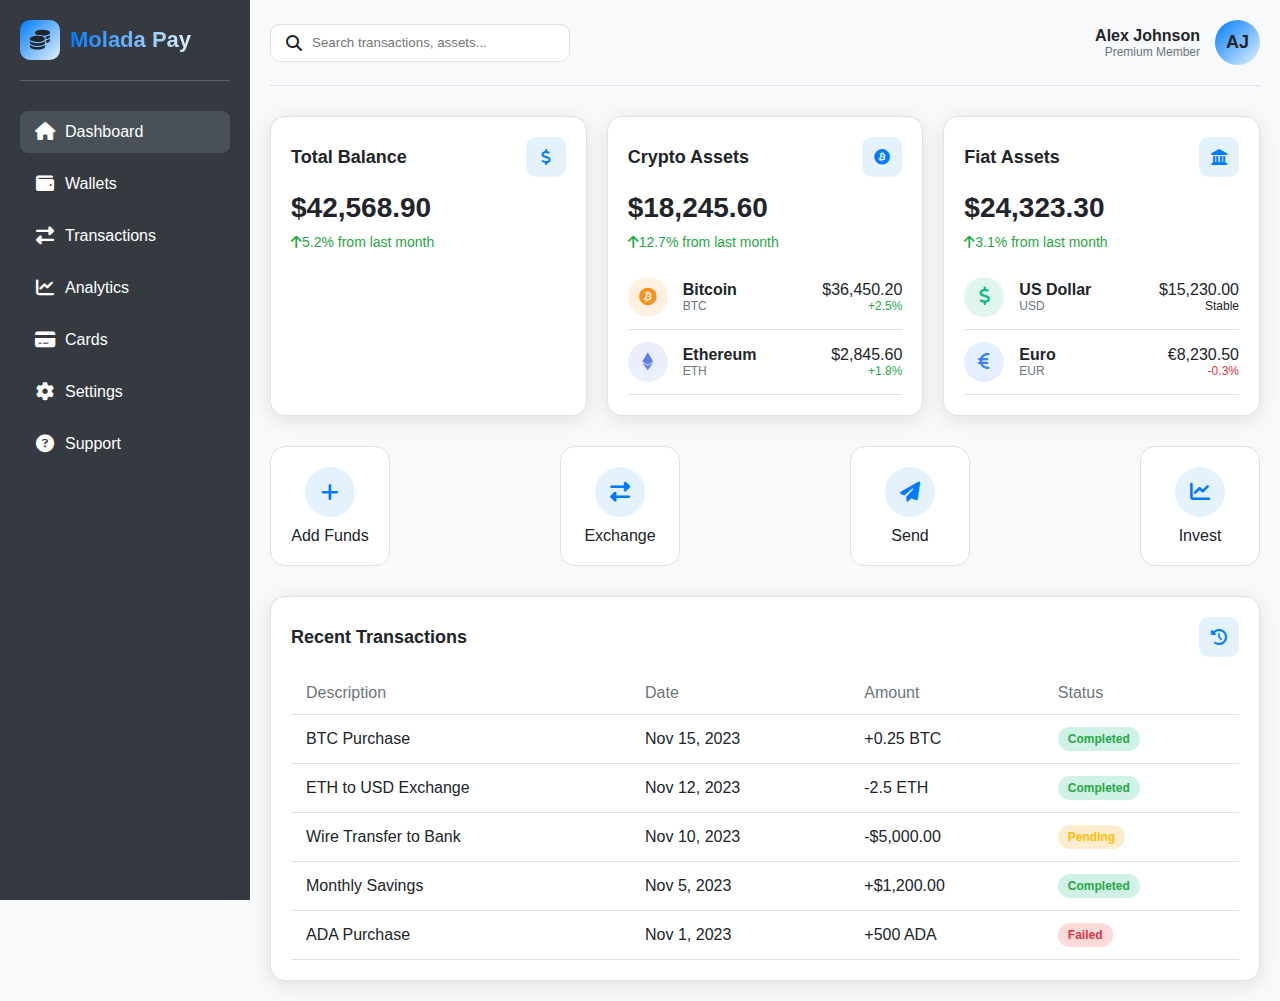
<file: dashboard.html>
<!DOCTYPE html>
<html lang="en">
<head>
    <meta charset="UTF-8">
    <meta name="viewport" content="width=device-width, initial-scale=1.0">
    <title>Molada Pay - Dashboard</title>
    <link rel="stylesheet" href="https://cdnjs.cloudflare.com/ajax/libs/font-awesome/6.4.0/css/all.min.css">
    <style>
        :root {
            --primary-bg: #f8f9fa;
            --secondary-bg: #ffffff;
            --sidebar-bg: #343a40;
            --sidebar-hover: #495057;
            --accent-blue: #007bff;
            --accent-light: #e3f2fd;
            --text-dark: #212529;
            --text-muted: #6c757d;
            --text-light: #ffffff;
            --success: #28a745;
            --danger: #dc3545;
            --warning: #ffc107;
            --border: #dee2e6;
        }
        
        * {
            margin: 0;
            padding: 0;
            box-sizing: border-box;
            font-family: 'Segoe UI', Tahoma, Geneva, Verdana, sans-serif;
        }
        
        body {
            background-color: var(--primary-bg);
            color: var(--text-dark);
            min-height: 100vh;
            display: flex;
        }
        
        /* Sidebar Styles */
        .sidebar {
            width: 250px;
            background-color: var(--sidebar-bg);
            padding: 20px;
            height: 100vh;
            position: fixed;
            overflow-y: auto;
            transition: all 0.3s;
            z-index: 1000;
        }

        .logo {
            display: flex;
            align-items: center;
            margin-bottom: 30px;
            padding-bottom: 20px;
            border-bottom: 1px solid rgba(255, 255, 255, 0.2);
        }

        .logo-icon {
            background: linear-gradient(135deg, var(--accent-blue), var(--accent-light));
            width: 40px;
            height: 40px;
            border-radius: 10px;
            display: flex;
            align-items: center;
            justify-content: center;
            margin-right: 10px;
            font-size: 20px;
        }

        .logo-text {
            font-size: 22px;
            font-weight: 700;
            background: linear-gradient(to right, var(--accent-blue), var(--accent-light));
            -webkit-background-clip: text;
            -webkit-text-fill-color: transparent;
        }

        .nav-links {
            list-style: none;
        }

        .nav-links li {
            margin-bottom: 10px;
        }

        .nav-links a {
            display: flex;
            align-items: center;
            padding: 12px 15px;
            color: var(--text-light);
            text-decoration: none;
            border-radius: 8px;
            transition: all 0.3s;
        }

        .nav-links a:hover, .nav-links a.active {
            background-color: var(--sidebar-hover);
            color: var(--text-light);
        }
        
        .nav-links i {
            margin-right: 10px;
            font-size: 18px;
            width: 20px;
            text-align: center;
        }
        
        /* Main Content Styles */
        .main-content {
            flex: 1;
            margin-left: 250px;
            padding: 20px;
        }

        .header {
            display: flex;
            justify-content: space-between;
            align-items: center;
            margin-bottom: 30px;
            padding-bottom: 20px;
            border-bottom: 1px solid var(--border);
        }

        .search-bar {
            display: flex;
            align-items: center;
            background-color: var(--secondary-bg);
            border-radius: 10px;
            padding: 10px 15px;
            width: 300px;
            border: 1px solid var(--border);
        }

        .search-bar input {
            background: transparent;
            border: none;
            color: var(--text-dark);
            margin-left: 10px;
            width: 100%;
            outline: none;
        }

        .user-profile {
            display: flex;
            align-items: center;
        }

        .user-info {
            text-align: right;
            margin-right: 15px;
        }

        .user-name {
            font-weight: 600;
        }

        .user-role {
            font-size: 12px;
            color: var(--text-muted);
        }

        .avatar {
            width: 45px;
            height: 45px;
            border-radius: 50%;
            background: linear-gradient(135deg, var(--accent-blue), var(--accent-light));
            display: flex;
            align-items: center;
            justify-content: center;
            font-weight: bold;
            font-size: 18px;
        }
        
        /* Dashboard Grid */
        .dashboard-grid {
            display: grid;
            grid-template-columns: repeat(auto-fit, minmax(300px, 1fr));
            gap: 20px;
            margin-bottom: 30px;
        }

        .card {
            background-color: var(--secondary-bg);
            border-radius: 15px;
            padding: 20px;
            box-shadow: 0 4px 20px rgba(0, 0, 0, 0.1);
            transition: transform 0.3s;
            border: 1px solid var(--border);
        }

        .card:hover {
            transform: translateY(-5px);
        }

        .card-header {
            display: flex;
            justify-content: space-between;
            align-items: center;
            margin-bottom: 15px;
        }

        .card-title {
            font-size: 18px;
            font-weight: 600;
        }

        .card-icon {
            width: 40px;
            height: 40px;
            border-radius: 10px;
            background: var(--accent-light);
            display: flex;
            align-items: center;
            justify-content: center;
            color: var(--accent-blue);
        }
        
        .balance-amount {
            font-size: 28px;
            font-weight: 700;
            margin: 10px 0;
        }
        
        .balance-change {
            display: flex;
            align-items: center;
            font-size: 14px;
        }
        
        .positive {
            color: var(--success);
        }
        
        .negative {
            color: var(--danger);
        }
        
        /* Asset List */
        .asset-list {
            margin-top: 15px;
        }

        .asset-item {
            display: flex;
            align-items: center;
            justify-content: space-between;
            padding: 12px 0;
            border-bottom: 1px solid var(--border);
        }

        .asset-info {
            display: flex;
            align-items: center;
        }

        .asset-icon {
            width: 40px;
            height: 40px;
            border-radius: 50%;
            display: flex;
            align-items: center;
            justify-content: center;
            margin-right: 15px;
            font-size: 18px;
        }

        .asset-name {
            font-weight: 600;
        }

        .asset-symbol {
            color: var(--text-muted);
            font-size: 12px;
        }

        .asset-price {
            text-align: right;
        }

        .asset-change {
            font-size: 12px;
        }

        /* Transaction History */
        .transaction-table {
            width: 100%;
            border-collapse: collapse;
            margin-top: 15px;
        }

        .transaction-table th {
            text-align: left;
            padding: 12px 15px;
            color: var(--text-muted);
            font-weight: 500;
            border-bottom: 1px solid var(--border);
        }

        .transaction-table td {
            padding: 12px 15px;
            border-bottom: 1px solid var(--border);
        }
        
        .transaction-status {
            display: inline-block;
            padding: 5px 10px;
            border-radius: 20px;
            font-size: 12px;
            font-weight: 600;
        }
        
        .status-completed {
            background-color: rgba(16, 185, 129, 0.2);
            color: var(--success);
        }
        
        .status-pending {
            background-color: rgba(245, 158, 11, 0.2);
            color: var(--warning);
        }
        
        .status-failed {
            background-color: rgba(239, 68, 68, 0.2);
            color: var(--danger);
        }
        
        /* Quick Actions */
        .quick-actions {
            display: flex;
            justify-content: space-between;
            margin-bottom: 30px;
        }

        .action-btn {
            display: flex;
            flex-direction: column;
            align-items: center;
            background-color: var(--secondary-bg);
            border-radius: 15px;
            padding: 20px;
            width: 120px;
            text-align: center;
            cursor: pointer;
            transition: all 0.3s;
            border: 1px solid var(--border);
        }

        .action-btn:hover {
            background-color: var(--accent-light);
            transform: translateY(-5px);
        }

        .action-icon {
            width: 50px;
            height: 50px;
            border-radius: 50%;
            background: var(--accent-light);
            display: flex;
            align-items: center;
            justify-content: center;
            margin-bottom: 10px;
            font-size: 20px;
            color: var(--accent-blue);
        }

        .action-btn:hover .action-icon {
            background: var(--text-light);
            color: var(--accent-blue);
        }
        
        /* Responsive Design */
        @media (max-width: 992px) {
            .sidebar {
                width: 80px;
                padding: 20px 10px;
            }
            
            .logo-text, .nav-links span {
                display: none;
            }
            
            .nav-links a {
                justify-content: center;
                padding: 15px;
            }
            
            .nav-links i {
                margin-right: 0;
                font-size: 20px;
            }
            
            .main-content {
                margin-left: 80px;
            }
            
            .search-bar {
                width: 200px;
            }
        }
        
        @media (max-width: 768px) {
            .dashboard-grid {
                grid-template-columns: 1fr;
            }
            
            .quick-actions {
                flex-wrap: wrap;
                gap: 15px;
            }
            
            .action-btn {
                width: calc(50% - 10px);
            }
            
            .search-bar {
                width: 150px;
            }
        }
        
        @media (max-width: 576px) {
            .sidebar {
                width: 0;
                padding: 0;
                overflow: hidden;
            }
            
            .main-content {
                margin-left: 0;
            }
            
            .header {
                flex-direction: column;
                align-items: flex-start;
            }
            
            .search-bar {
                width: 100%;
                margin-top: 15px;
            }
            
            .user-profile {
                width: 100%;
                justify-content: space-between;
                margin-top: 15px;
            }
            
            .action-btn {
                width: 100%;
            }
        }
    </style>
</head>
<body>
    <!-- Sidebar -->
    <div class="sidebar">
        <div class="logo">
            <div class="logo-icon">
                <i class="fas fa-coins"></i>
            </div>
            <div class="logo-text">Molada Pay</div>
        </div>
        
        <ul class="nav-links">
            <li><a href="dashboard.html" class="active"><i class="fas fa-home"></i> <span>Dashboard</span></a></li>
            <li><a href="wallets.html"><i class="fas fa-wallet"></i> <span>Wallets</span></a></li>
            <li><a href="transactions.html"><i class="fas fa-exchange-alt"></i> <span>Transactions</span></a></li>
            <li><a href="analytics.html"><i class="fas fa-chart-line"></i> <span>Analytics</span></a></li>
            <li><a href="cards.html"><i class="fas fa-credit-card"></i> <span>Cards</span></a></li>
            <li><a href="settings.html"><i class="fas fa-cog"></i> <span>Settings</span></a></li>
            <li><a href="support.html"><i class="fas fa-question-circle"></i> <span>Support</span></a></li>
        </ul>
    </div>
    
    <!-- Main Content -->
    <div class="main-content">
        <div class="header">
            <div class="search-bar">
                <i class="fas fa-search"></i>
                <input type="text" placeholder="Search transactions, assets...">
            </div>
            
            <div class="user-profile">
                <div class="user-info">
                    <div class="user-name">Alex Johnson</div>
                    <div class="user-role">Premium Member</div>
                </div>
                <div class="avatar">AJ</div>
            </div>
        </div>
        
        <!-- Dashboard Grid -->
        <div class="dashboard-grid">
            <!-- Total Balance Card -->
            <div class="card">
                <div class="card-header">
                    <div class="card-title">Total Balance</div>
                    <div class="card-icon">
                        <i class="fas fa-dollar-sign"></i>
                    </div>
                </div>
                <div class="balance-amount">$42,568.90</div>
                <div class="balance-change positive">
                    <i class="fas fa-arrow-up"></i> 5.2% from last month
                </div>
            </div>
            
            <!-- Crypto Assets Card -->
            <div class="card">
                <div class="card-header">
                    <div class="card-title">Crypto Assets</div>
                    <div class="card-icon">
                        <i class="fab fa-bitcoin"></i>
                    </div>
                </div>
                <div class="balance-amount">$18,245.60</div>
                <div class="balance-change positive">
                    <i class="fas fa-arrow-up"></i> 12.7% from last month
                </div>
                
                <div class="asset-list">
                    <div class="asset-item">
                        <div class="asset-info">
                            <div class="asset-icon" style="background-color: #f7931a20; color: #f7931a;">
                                <i class="fab fa-bitcoin"></i>
                            </div>
                            <div>
                                <div class="asset-name">Bitcoin</div>
                                <div class="asset-symbol">BTC</div>
                            </div>
                        </div>
                        <div class="asset-price">
                            <div>$36,450.20</div>
                            <div class="asset-change positive">+2.5%</div>
                        </div>
                    </div>
                    
                    <div class="asset-item">
                        <div class="asset-info">
                            <div class="asset-icon" style="background-color: #627eea20; color: #627eea;">
                                <i class="fab fa-ethereum"></i>
                            </div>
                            <div>
                                <div class="asset-name">Ethereum</div>
                                <div class="asset-symbol">ETH</div>
                            </div>
                        </div>
                        <div class="asset-price">
                            <div>$2,845.60</div>
                            <div class="asset-change positive">+1.8%</div>
                        </div>
                    </div>
                </div>
            </div>
            
            <!-- Fiat Assets Card -->
            <div class="card">
                <div class="card-header">
                    <div class="card-title">Fiat Assets</div>
                    <div class="card-icon">
                        <i class="fas fa-landmark"></i>
                    </div>
                </div>
                <div class="balance-amount">$24,323.30</div>
                <div class="balance-change positive">
                    <i class="fas fa-arrow-up"></i> 3.1% from last month
                </div>
                
                <div class="asset-list">
                    <div class="asset-item">
                        <div class="asset-info">
                            <div class="asset-icon" style="background-color: #10b98120; color: #10b981;">
                                <i class="fas fa-dollar-sign"></i>
                            </div>
                            <div>
                                <div class="asset-name">US Dollar</div>
                                <div class="asset-symbol">USD</div>
                            </div>
                        </div>
                        <div class="asset-price">
                            <div>$15,230.00</div>
                            <div class="asset-change">Stable</div>
                        </div>
                    </div>
                    
                    <div class="asset-item">
                        <div class="asset-info">
                            <div class="asset-icon" style="background-color: #3b82f620; color: #3b82f6;">
                                <i class="fas fa-euro-sign"></i>
                            </div>
                            <div>
                                <div class="asset-name">Euro</div>
                                <div class="asset-symbol">EUR</div>
                            </div>
                        </div>
                        <div class="asset-price">
                            <div>€8,230.50</div>
                            <div class="asset-change negative">-0.3%</div>
                        </div>
                    </div>
                </div>
            </div>
        </div>
        
        <!-- Quick Actions -->
        <div class="quick-actions">
            <div class="action-btn">
                <div class="action-icon">
                    <i class="fas fa-plus"></i>
                </div>
                <div>Add Funds</div>
            </div>
            
            <div class="action-btn">
                <div class="action-icon">
                    <i class="fas fa-exchange-alt"></i>
                </div>
                <div>Exchange</div>
            </div>
            
            <div class="action-btn">
                <div class="action-icon">
                    <i class="fas fa-paper-plane"></i>
                </div>
                <div>Send</div>
            </div>
            
            <div class="action-btn">
                <div class="action-icon">
                    <i class="fas fa-chart-line"></i>
                </div>
                <div>Invest</div>
            </div>
        </div>
        
        <!-- Recent Transactions -->
        <div class="card">
            <div class="card-header">
                <div class="card-title">Recent Transactions</div>
                <div class="card-icon">
                    <i class="fas fa-history"></i>
                </div>
            </div>
            
            <table class="transaction-table">
                <thead>
                    <tr>
                        <th>Description</th>
                        <th>Date</th>
                        <th>Amount</th>
                        <th>Status</th>
                    </tr>
                </thead>
                <tbody>
                    <tr>
                        <td>BTC Purchase</td>
                        <td>Nov 15, 2023</td>
                        <td>+0.25 BTC</td>
                        <td><span class="transaction-status status-completed">Completed</span></td>
                    </tr>
                    <tr>
                        <td>ETH to USD Exchange</td>
                        <td>Nov 12, 2023</td>
                        <td>-2.5 ETH</td>
                        <td><span class="transaction-status status-completed">Completed</span></td>
                    </tr>
                    <tr>
                        <td>Wire Transfer to Bank</td>
                        <td>Nov 10, 2023</td>
                        <td>-$5,000.00</td>
                        <td><span class="transaction-status status-pending">Pending</span></td>
                    </tr>
                    <tr>
                        <td>Monthly Savings</td>
                        <td>Nov 5, 2023</td>
                        <td>+$1,200.00</td>
                        <td><span class="transaction-status status-completed">Completed</span></td>
                    </tr>
                    <tr>
                        <td>ADA Purchase</td>
                        <td>Nov 1, 2023</td>
                        <td>+500 ADA</td>
                        <td><span class="transaction-status status-failed">Failed</span></td>
                    </tr>
                </tbody>
            </table>
        </div>
    </div>
</body>
</html>
</file>
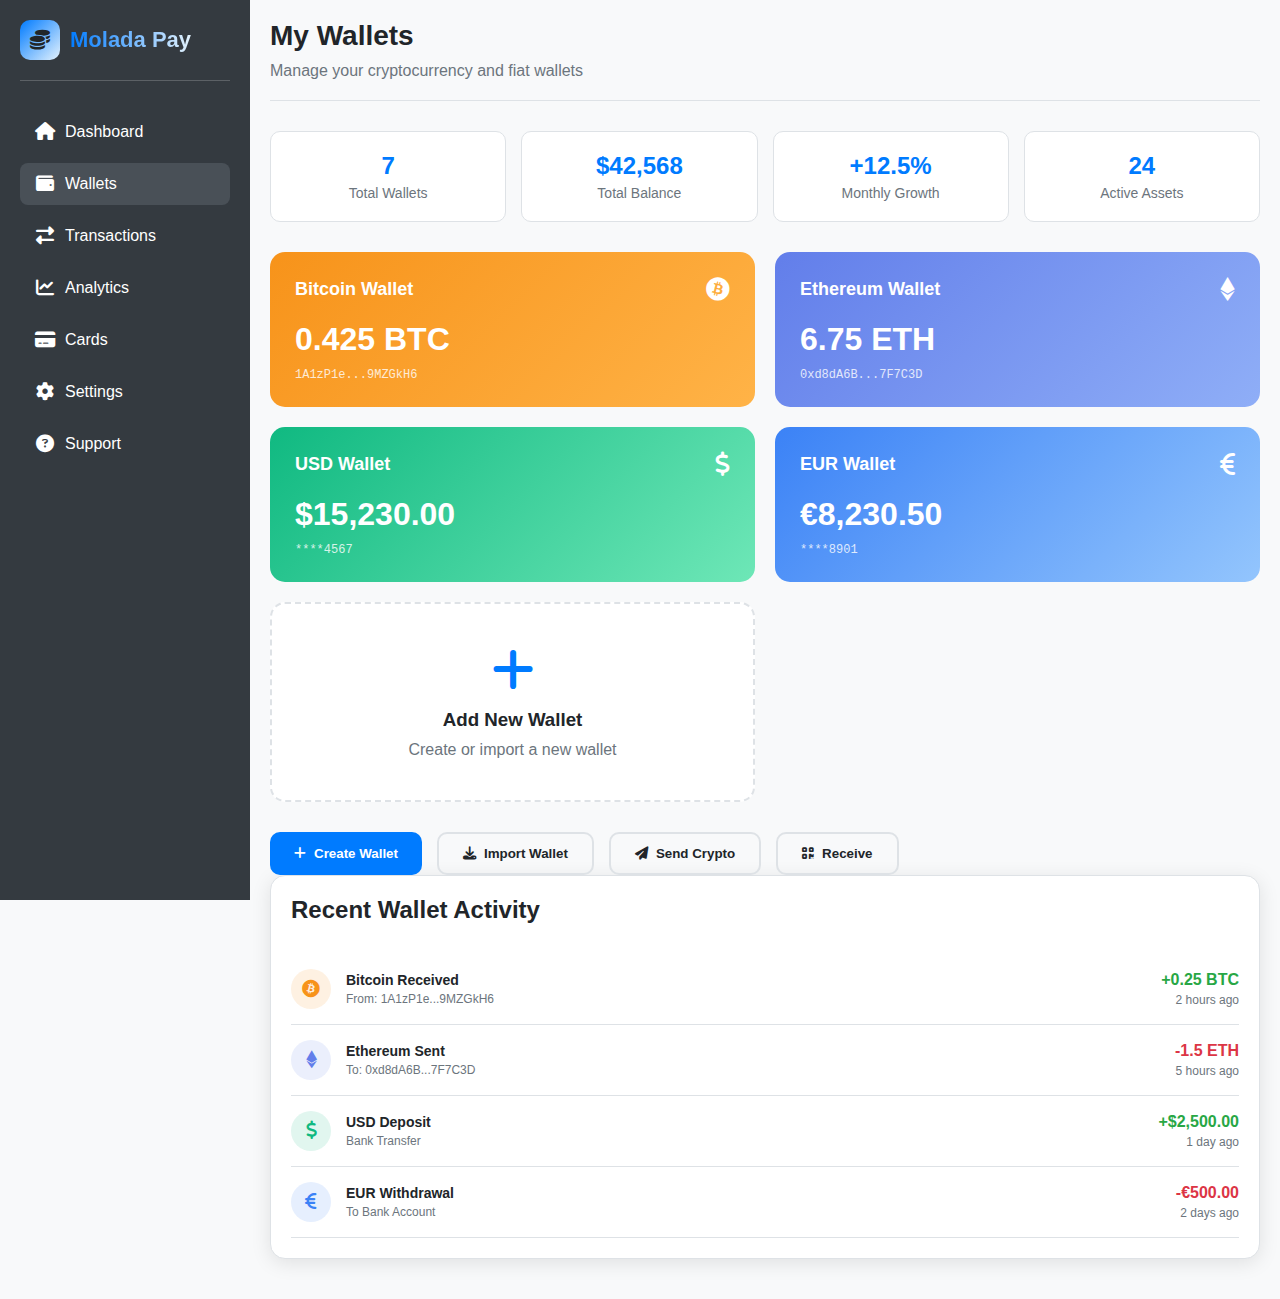
<file: wallets.html>
<!DOCTYPE html>
<html lang="en">
<head>
    <meta charset="UTF-8">
    <meta name="viewport" content="width=device-width, initial-scale=1.0">
    <title>Molada Pay - Wallets</title>
    <link rel="stylesheet" href="https://cdnjs.cloudflare.com/ajax/libs/font-awesome/6.4.0/css/all.min.css">
    <style>
        :root {
            --primary-bg: #f8f9fa;
            --secondary-bg: #ffffff;
            --sidebar-bg: #343a40;
            --sidebar-hover: #495057;
            --accent-blue: #007bff;
            --accent-light: #e3f2fd;
            --text-dark: #212529;
            --text-muted: #6c757d;
            --text-light: #ffffff;
            --success: #28a745;
            --danger: #dc3545;
            --warning: #ffc107;
            --border: #dee2e6;
        }
        
        * {
            margin: 0;
            padding: 0;
            box-sizing: border-box;
            font-family: 'Segoe UI', Tahoma, Geneva, Verdana, sans-serif;
        }
        
        body {
            background-color: var(--primary-bg);
            color: var(--text-dark);
            min-height: 100vh;
            display: flex;
        }
        
        /* Sidebar Styles */
        .sidebar {
            width: 250px;
            background-color: var(--sidebar-bg);
            padding: 20px;
            height: 100vh;
            position: fixed;
            overflow-y: auto;
            transition: all 0.3s;
            z-index: 1000;
        }

        .logo {
            display: flex;
            align-items: center;
            margin-bottom: 30px;
            padding-bottom: 20px;
            border-bottom: 1px solid rgba(255, 255, 255, 0.2);
        }

        .logo-icon {
            background: linear-gradient(135deg, var(--accent-blue), var(--accent-light));
            width: 40px;
            height: 40px;
            border-radius: 10px;
            display: flex;
            align-items: center;
            justify-content: center;
            margin-right: 10px;
            font-size: 20px;
        }

        .logo-text {
            font-size: 22px;
            font-weight: 700;
            background: linear-gradient(to right, var(--accent-blue), var(--accent-light));
            -webkit-background-clip: text;
            -webkit-text-fill-color: transparent;
        }

        .nav-links {
            list-style: none;
        }

        .nav-links li {
            margin-bottom: 10px;
        }

        .nav-links a {
            display: flex;
            align-items: center;
            padding: 12px 15px;
            color: var(--text-light);
            text-decoration: none;
            border-radius: 8px;
            transition: all 0.3s;
        }

        .nav-links a:hover, .nav-links a.active {
            background-color: var(--sidebar-hover);
            color: var(--text-light);
        }
        
        .nav-links i {
            margin-right: 10px;
            font-size: 18px;
            width: 20px;
            text-align: center;
        }
        
        /* Main Content Styles */
        .main-content {
            flex: 1;
            margin-left: 250px;
            padding: 20px;
        }

        .page-header {
            margin-bottom: 30px;
            padding-bottom: 20px;
            border-bottom: 1px solid var(--border);
        }

        .page-title {
            font-size: 28px;
            font-weight: 700;
            color: var(--text-dark);
            margin-bottom: 10px;
        }

        .page-subtitle {
            color: var(--text-muted);
            font-size: 16px;
        }

        .card {
            background-color: var(--secondary-bg);
            border-radius: 15px;
            padding: 20px;
            box-shadow: 0 4px 20px rgba(0, 0, 0, 0.1);
            transition: transform 0.3s;
            border: 1px solid var(--border);
            margin-bottom: 20px;
        }

        .card:hover {
            transform: translateY(-5px);
        }

        .wallet-grid {
            display: grid;
            grid-template-columns: repeat(auto-fit, minmax(320px, 1fr));
            gap: 20px;
            margin-bottom: 30px;
        }

        .wallet-card {
            background: linear-gradient(135deg, var(--accent-blue), var(--accent-light));
            border-radius: 15px;
            padding: 25px;
            color: var(--text-light);
            position: relative;
            overflow: hidden;
        }

        .wallet-card::before {
            content: '';
            position: absolute;
            top: -50%;
            right: -50%;
            width: 200px;
            height: 200px;
            background: rgba(255, 255, 255, 0.1);
            border-radius: 50%;
        }

        .wallet-header {
            display: flex;
            justify-content: space-between;
            align-items: center;
            margin-bottom: 20px;
            z-index: 2;
            position: relative;
        }

        .wallet-name {
            font-size: 18px;
            font-weight: 600;
        }

        .wallet-icon {
            font-size: 24px;
        }

        .wallet-balance {
            font-size: 32px;
            font-weight: 700;
            margin-bottom: 10px;
            z-index: 2;
            position: relative;
        }

        .wallet-address {
            font-size: 12px;
            opacity: 0.8;
            font-family: monospace;
            z-index: 2;
            position: relative;
        }

        .add-wallet-card {
            background-color: var(--secondary-bg);
            border: 2px dashed var(--border);
            border-radius: 15px;
            padding: 40px;
            text-align: center;
            cursor: pointer;
            transition: all 0.3s;
            display: flex;
            flex-direction: column;
            align-items: center;
            justify-content: center;
            min-height: 200px;
        }

        .add-wallet-card:hover {
            border-color: var(--accent-blue);
            background-color: var(--accent-light);
        }

        .add-icon {
            font-size: 48px;
            color: var(--accent-blue);
            margin-bottom: 15px;
        }

        .wallet-actions {
            display: flex;
            gap: 15px;
            margin-top: 30px;
        }

        .action-button {
            background-color: var(--accent-blue);
            color: var(--text-light);
            border: none;
            padding: 12px 24px;
            border-radius: 10px;
            font-weight: 600;
            cursor: pointer;
            transition: all 0.3s;
            display: flex;
            align-items: center;
            gap: 8px;
        }

        .action-button:hover {
            background-color: var(--sidebar-bg);
            transform: translateY(-2px);
        }

        .secondary-button {
            background-color: transparent;
            color: var(--text-dark);
            border: 2px solid var(--border);
        }

        .secondary-button:hover {
            border-color: var(--accent-blue);
            color: var(--accent-blue);
        }

        .wallet-stats {
            display: grid;
            grid-template-columns: repeat(auto-fit, minmax(200px, 1fr));
            gap: 15px;
            margin-bottom: 30px;
        }

        .stat-item {
            background-color: var(--secondary-bg);
            padding: 20px;
            border-radius: 10px;
            text-align: center;
            border: 1px solid var(--border);
        }

        .stat-value {
            font-size: 24px;
            font-weight: 700;
            color: var(--accent-blue);
            margin-bottom: 5px;
        }

        .stat-label {
            color: var(--text-muted);
            font-size: 14px;
        }

        .transaction-history {
            margin-top: 30px;
        }

        .transaction-item {
            display: flex;
            align-items: center;
            justify-content: space-between;
            padding: 15px 0;
            border-bottom: 1px solid var(--border);
        }

        .transaction-info {
            display: flex;
            align-items: center;
        }

        .transaction-icon {
            width: 40px;
            height: 40px;
            border-radius: 50%;
            display: flex;
            align-items: center;
            justify-content: center;
            margin-right: 15px;
            font-size: 18px;
        }

        .transaction-details h4 {
            font-size: 14px;
            font-weight: 600;
            margin-bottom: 4px;
        }

        .transaction-details p {
            font-size: 12px;
            color: var(--text-muted);
        }

        .transaction-amount {
            text-align: right;
        }

        .amount {
            font-weight: 600;
            margin-bottom: 4px;
        }

        .amount.positive {
            color: var(--success);
        }

        .amount.negative {
            color: var(--danger);
        }

        /* Responsive Design */
        @media (max-width: 992px) {
            .sidebar {
                width: 80px;
                padding: 20px 10px;
            }
            
            .logo-text, .nav-links span {
                display: none;
            }
            
            .nav-links a {
                justify-content: center;
                padding: 15px;
            }
            
            .nav-links i {
                margin-right: 0;
                font-size: 20px;
            }
            
            .main-content {
                margin-left: 80px;
            }
        }
        
        @media (max-width: 768px) {
            .wallet-grid {
                grid-template-columns: 1fr;
            }
            
            .wallet-actions {
                flex-direction: column;
            }
        }
        
        @media (max-width: 576px) {
            .sidebar {
                width: 0;
                padding: 0;
                overflow: hidden;
            }
            
            .main-content {
                margin-left: 0;
            }
        }
    </style>
</head>
<body>
    <!-- Sidebar -->
    <div class="sidebar">
        <div class="logo">
            <div class="logo-icon">
                <i class="fas fa-coins"></i>
            </div>
            <div class="logo-text">Molada Pay</div>
        </div>
        
        <ul class="nav-links">
            <li><a href="dashboard.html"><i class="fas fa-home"></i> <span>Dashboard</span></a></li>
            <li><a href="wallets.html" class="active"><i class="fas fa-wallet"></i> <span>Wallets</span></a></li>
            <li><a href="transactions.html"><i class="fas fa-exchange-alt"></i> <span>Transactions</span></a></li>
            <li><a href="analytics.html"><i class="fas fa-chart-line"></i> <span>Analytics</span></a></li>
            <li><a href="cards.html"><i class="fas fa-credit-card"></i> <span>Cards</span></a></li>
            <li><a href="settings.html"><i class="fas fa-cog"></i> <span>Settings</span></a></li>
            <li><a href="support.html"><i class="fas fa-question-circle"></i> <span>Support</span></a></li>
        </ul>
    </div>
    
    <!-- Main Content -->
    <div class="main-content">
        <div class="page-header">
            <h1 class="page-title">My Wallets</h1>
            <p class="page-subtitle">Manage your cryptocurrency and fiat wallets</p>
        </div>

        <!-- Wallet Statistics -->
        <div class="wallet-stats">
            <div class="stat-item">
                <div class="stat-value">7</div>
                <div class="stat-label">Total Wallets</div>
            </div>
            <div class="stat-item">
                <div class="stat-value">$42,568</div>
                <div class="stat-label">Total Balance</div>
            </div>
            <div class="stat-item">
                <div class="stat-value">+12.5%</div>
                <div class="stat-label">Monthly Growth</div>
            </div>
            <div class="stat-item">
                <div class="stat-value">24</div>
                <div class="stat-label">Active Assets</div>
            </div>
        </div>

        <!-- Wallet Grid -->
        <div class="wallet-grid">
            <!-- Bitcoin Wallet -->
            <div class="wallet-card" style="background: linear-gradient(135deg, #f7931a, #ffb347);">
                <div class="wallet-header">
                    <div class="wallet-name">Bitcoin Wallet</div>
                    <i class="fab fa-bitcoin wallet-icon"></i>
                </div>
                <div class="wallet-balance">0.425 BTC</div>
                <div class="wallet-address">1A1zP1e...9MZGkH6</div>
            </div>

            <!-- Ethereum Wallet -->
            <div class="wallet-card" style="background: linear-gradient(135deg, #627eea, #8faef7);">
                <div class="wallet-header">
                    <div class="wallet-name">Ethereum Wallet</div>
                    <i class="fab fa-ethereum wallet-icon"></i>
                </div>
                <div class="wallet-balance">6.75 ETH</div>
                <div class="wallet-address">0xd8dA6B...7F7C3D</div>
            </div>

            <!-- USD Wallet -->
            <div class="wallet-card" style="background: linear-gradient(135deg, #10b981, #6ee7b7);">
                <div class="wallet-header">
                    <div class="wallet-name">USD Wallet</div>
                    <i class="fas fa-dollar-sign wallet-icon"></i>
                </div>
                <div class="wallet-balance">$15,230.00</div>
                <div class="wallet-address">****4567</div>
            </div>

            <!-- EUR Wallet -->
            <div class="wallet-card" style="background: linear-gradient(135deg, #3b82f6, #93c5fd);">
                <div class="wallet-header">
                    <div class="wallet-name">EUR Wallet</div>
                    <i class="fas fa-euro-sign wallet-icon"></i>
                </div>
                <div class="wallet-balance">€8,230.50</div>
                <div class="wallet-address">****8901</div>
            </div>

            <!-- Add New Wallet -->
            <div class="add-wallet-card">
                <i class="fas fa-plus add-icon"></i>
                <h3>Add New Wallet</h3>
                <p style="color: var(--text-muted); margin-top: 10px;">Create or import a new wallet</p>
            </div>
        </div>

        <!-- Wallet Actions -->
        <div class="wallet-actions">
            <button class="action-button">
                <i class="fas fa-plus"></i>
                Create Wallet
            </button>
            <button class="action-button secondary-button">
                <i class="fas fa-download"></i>
                Import Wallet
            </button>
            <button class="action-button secondary-button">
                <i class="fas fa-paper-plane"></i>
                Send Crypto
            </button>
            <button class="action-button secondary-button">
                <i class="fas fa-qrcode"></i>
                Receive
            </button>
        </div>

        <!-- Recent Wallet Activity -->
        <div class="card">
            <h2 style="margin-bottom: 20px;">Recent Wallet Activity</h2>
            <div class="transaction-history">
                <div class="transaction-item">
                    <div class="transaction-info">
                        <div class="transaction-icon" style="background-color: #f7931a20; color: #f7931a;">
                            <i class="fab fa-bitcoin"></i>
                        </div>
                        <div class="transaction-details">
                            <h4>Bitcoin Received</h4>
                            <p>From: 1A1zP1e...9MZGkH6</p>
                        </div>
                    </div>
                    <div class="transaction-amount">
                        <div class="amount positive">+0.25 BTC</div>
                        <div style="font-size: 12px; color: var(--text-muted);">2 hours ago</div>
                    </div>
                </div>

                <div class="transaction-item">
                    <div class="transaction-info">
                        <div class="transaction-icon" style="background-color: #627eea20; color: #627eea;">
                            <i class="fab fa-ethereum"></i>
                        </div>
                        <div class="transaction-details">
                            <h4>Ethereum Sent</h4>
                            <p>To: 0xd8dA6B...7F7C3D</p>
                        </div>
                    </div>
                    <div class="transaction-amount">
                        <div class="amount negative">-1.5 ETH</div>
                        <div style="font-size: 12px; color: var(--text-muted);">5 hours ago</div>
                    </div>
                </div>

                <div class="transaction-item">
                    <div class="transaction-info">
                        <div class="transaction-icon" style="background-color: #10b98120; color: #10b981;">
                            <i class="fas fa-dollar-sign"></i>
                        </div>
                        <div class="transaction-details">
                            <h4>USD Deposit</h4>
                            <p>Bank Transfer</p>
                        </div>
                    </div>
                    <div class="transaction-amount">
                        <div class="amount positive">+$2,500.00</div>
                        <div style="font-size: 12px; color: var(--text-muted);">1 day ago</div>
                    </div>
                </div>

                <div class="transaction-item">
                    <div class="transaction-info">
                        <div class="transaction-icon" style="background-color: #3b82f620; color: #3b82f6;">
                            <i class="fas fa-euro-sign"></i>
                        </div>
                        <div class="transaction-details">
                            <h4>EUR Withdrawal</h4>
                            <p>To Bank Account</p>
                        </div>
                    </div>
                    <div class="transaction-amount">
                        <div class="amount negative">-€500.00</div>
                        <div style="font-size: 12px; color: var(--text-muted);">2 days ago</div>
                    </div>
                </div>
            </div>
        </div>
    </div>
</body>
</html>
</file>
